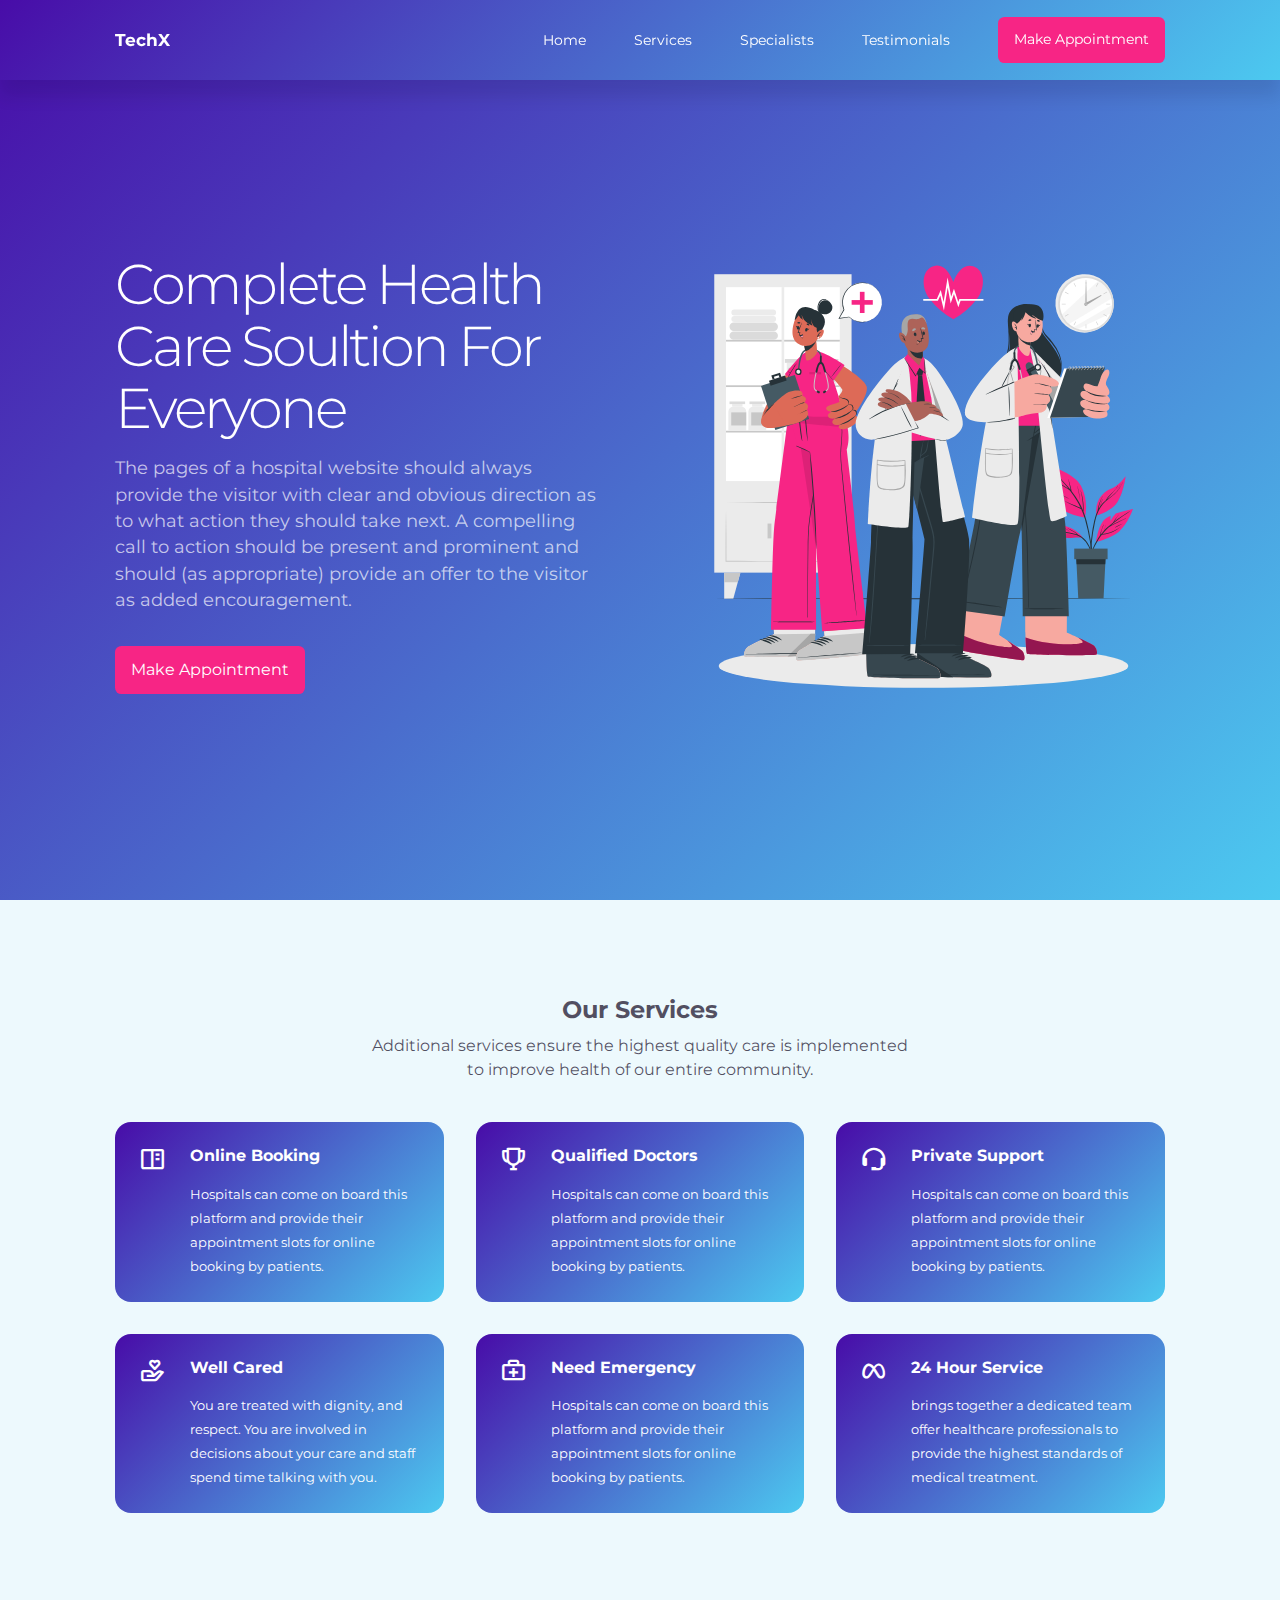
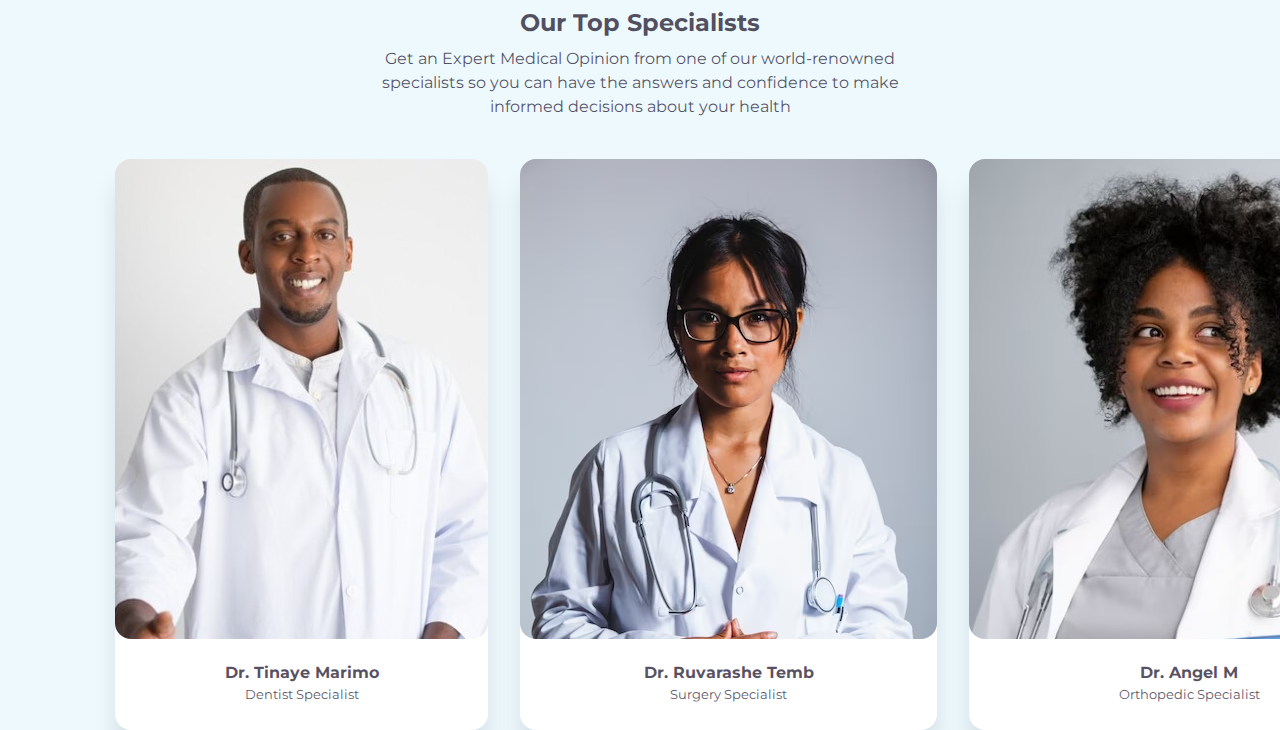
<file: Responsive Hospital Temp Design Web/index.html>
<!DOCTYPE html>
<html lang="en">
<head>
    <meta charset="UTF-8">
    <meta http-equiv="X-UA-Compatible" content="IE=edge">
    <meta name="viewport" content="width=device-width, initial-scale=1.0">
    <title>Hospital Sample web</title>
    <!-- MINIFIED CSS -->
    <link rel="stylesheet" href="./css/style.min.css">
    <!-- BOXICONS CDN -->
    <link href='https://unpkg.com/boxicons@2.1.4/css/boxicons.min.css' rel='stylesheet'>
</head>
<body>
  <nav>
    <div class="container">
      <a href="h3" class="nav_logo"><h3>TechX</h3></a>

      <ul id="nav__items">
          <li><a href="#">Home</a></li>
          <li><a href="#services">Services</a></li>
          <li><a href="#specialists">Specialists</a></li>
          <li><a href="#testimonials">Testimonials</a></li>
          <li><a href="#appointment" class="btn">Make Appointment</a></li>
      </ul>  

      <button id="open__nav-btn"><i class='bx bx-menu'></i></button>
      <button id="close__nav-btn"><i class='bx bx-x' ></i></button>
    </div>
  </nav>
  <!--========================= END OF NAV ===========================-->







<header>
  <div class="container">
    <div class="header__content">
        <h1>Complete Health Care Soultion For Everyone</h1>
        <p>
          The pages of a hospital website should always provide the visitor with clear and
           obvious direction as to what action they should take next. A compelling call to
            action should be present and prominent and should (as appropriate) provide an 
            offer to the visitor as added encouragement.
        </p>
        <a href="#appointment" class="btn">Make Appointment</a>
    </div>
    <div class="header__image">
      <img src="./assets/header.svg" alt="header Image">
    </div>
  </div>
</header>
<!--========================= END OF HEADER ===========================-->





<section id="services">
  <h2>Our Services</h2>
  <p>
    Additional services ensure the highest quality care is implemented to 
    improve health of our entire community. 
  </p>

   <div class="container">
    <article>
      <i class='bx bx-book-content'></i>
      <div>
         <h4>Online Booking</h4>
         <small>Hospitals can come on board this platform and provide their 
          appointment slots for online booking by patients. </small>
      </div>
    </article>
    <article>
      <i class='bx bx-trophy'></i>
      <div>
         <h4>Qualified Doctors</h4>
         <small>Hospitals can come on board this platform and provide their 
          appointment slots for online booking by patients. </small>
      </div>
    </article>
    <article>
      <i class='bx bx-support'></i>
      <div>
         <h4>Private Support</h4>
         <small>Hospitals can come on board this platform and provide their 
          appointment slots for online booking by patients. </small>
      </div>
    </article>
    <article>
      <i class='bx bx-donate-heart'></i>
      <div>
         <h4>Well Cared</h4>
         <small>You are treated with dignity, and respect.
          You are involved in decisions about your care and staff spend time talking with you. </small>
      </div>
    </article>
    <article>
      <i class='bx bx-first-aid' ></i>
      <div>
         <h4>Need Emergency</h4>
         <small>Hospitals can come on board this platform and provide their 
          appointment slots for online booking by patients. </small>
      </div>
    </article>
    <article>
      <i class='bx bxl-meta' ></i>
      <div>
         <h4>24 Hour Service</h4>
         <small> brings together a dedicated team offer
           healthcare professionals to provide the highest standards of medical treatment.</small>
      </div>
    </article>
   </div>
</section>
<!--========================= END OF SERVICES ===========================-->






<section id="specialists">
  <h2>Our Top Specialists</h2>
  <p>Get an Expert Medical Opinion from one of our 
    world-renowned specialists so you can have the 
    answers and confidence to make informed decisions about your health</p>
    <div class="container">
      <article>
        <div class="specialist__image">
            <img src="./assets/specialist1.jpg" alt="Specialist One">
        </div>
        <div class="specialist__details">
        <h4>Dr. Tinaye Marimo</h4>
        <small>Dentist Specialist</small>
      </div>
        <div class="specialist__socials">
          <a href="https://linkedin.com" target="_blank"><i class='bx bxl-linkedin'></i></a></a>
          <a href="https://twitter.com" target="_blank"><i class='bx bxl-twitter'></i></a></a>
          <a href="https://facebook.com" target="_blank"><i class='bx bxl-facebook'></i></a></a>
          <a href="https://instagram.com" target="_blank"><i class='bx bxl-instagram'></i></a></a>
        </div>
        <a href="https://api.whatsapp.com/send?phone=263779601652" class="specialist__whatsapp" target="_blank"><i class='bx bxl-whatsapp' ></i></a>
       </article>

       <article>
        <div class="specialist__image">
            <img src="./assets/specialist2.jpg" alt="specialist two">
        </div>
        <div class="specialist__details">
        <h4>Dr. Ruvarashe Temb</h4>
        <small>Surgery Specialist</small>
      </div>
        <div class="specialist__socials">
          <a href="https://linkedin.com" target="_blank"><i class='bx bxl-linkedin'></i></a></a>
          <a href="https://twitter.com" target="_blank"><i class='bx bxl-twitter'></i></a></a>
          <a href="https://facebook.com" target="_blank"><i class='bx bxl-facebook'></i></a></a>
          <a href="https://instagram.com" target="_blank"><i class='bx bxl-instagram'></i></a></a>
        </div>
        <a href="https://api.whatsapp.com/send?phone=263779601652" class="specialist__whatsapp" target="_blank"><i class='bx bxl-whatsapp' ></i></a>
       </article>

       <article>
        <div class="specialist__image">
            <img src="./assets/specialist3.jpg" alt="specialist three">
        </div>
        <div class="specialist__details">
        <h4>Dr. Angel M</h4>
        <small>Orthopedic Specialist</small>
      </div>
        <div class="specialist__socials">
          <a href="https://linkedin.com" target="_blank"><i class='bx bxl-linkedin'></i></a></a>
          <a href="https://twitter.com" target="_blank"><i class='bx bxl-twitter'></i></a></a>
          <a href="https://facebook.com" target="_blank"><i class='bx bxl-facebook'></i></a></a>
          <a href="https://instagram.com" target="_blank"><i class='bx bxl-instagram'></i></a></a>
        </div>
        <a href="https://api.whatsapp.com/send?phone=263779601652" class="specialist__whatsapp" target="_blank"> <i class='bx bxl-whatsapp' ></i></a>
       </article>

      



    <script src="./main.js "></script>
</body>
</html>
</file>
<file: Responsive Hospital Temp Design Web/css/style.min.css>
@import"https://fonts.googleapis.com/css2?family=Montserrat:wght@300;400;500;600;700&display=swap";*{margin:0;padding:0;border:0;outline:0;list-style:none;text-decoration:none;box-sizing:border-box}html{scroll-behavior:smooth}body{font-family:"Montserrat",san-serif;line-height:1.5;color:rgba(12,3,27,.7);background:rgba(76,201,240,.1);-webkit-user-select:none;-moz-user-select:none;user-select:none}.container{width:82%;margin:0 auto}img{display:block width 100%}h1,h2,h3,h4,h5{line-height:1.2}section{margin-top:6rem}section>h2{text-align:center}section>p{text-align:center;width:42%;margin:.6rem auto 2.5rem}.btn{display:inline-block;width:-moz-fit-content;width:fit-content;padding:.75rem 1rem;border-radius:.4rem;background:#f72585;color:#fff;cursor:pointer;transition:all 400ms ease}.btn:hover{background:#f84c9b;box-shadow:0 1rem 1.6rem rgba(12,3,27,.15)}.btn.primary{display:inline-block;width:-moz-fit-content;width:fit-content;padding:.75rem 1rem;border-radius:.4rem;background:#480ca8;color:#fff;cursor:pointer;transition:all 400ms ease}.btn.primary:hover{background:#580fce;box-shadow:0 1rem 1.6rem rgba(12,3,27,.15)}@media screen and (max-width: 1024px){.container{width:90%}section>p{width:55%}}@media screen and (max-width: 600px){section>p{width:90%}}nav{width:100vw;height:5rem;position:fixed;z-index:10;display:grid;place-items:center;background:linear-gradient(135deg, #480ca8, #4cc9f0);color:#fff;box-shadow:0 1rem 1rem rgba(12,3,27,.1)}nav h1,nav h2,nav h3,nav h4,nav h5{color:#fff}nav .container{display:flex;justify-content:space-between;align-items:center}nav .container ul{display:flex;gap:3rem;align-items:center}nav .container button{display:none}nav .container a{color:#fff;font-weight:400;font-size:.9rem}nav .container .nav__logo h3{color:#fff}@media screen and (max-width: 1024px){nav .container button{display:inline-block;background:rgba(0,0,0,0);color:#fff;font-size:2rem;cursor:pointer}nav .container button#close__nav-btn{display:none}nav .container ul{position:fixed;right:5%;top:5rem;flex-direction:column;align-items:flex-start;gap:0;display:none;perspective:300px}nav .container ul li{width:100%;opacity:0;animation:flipNavItem 300ms ease forwards;transform-origin:top}nav .container ul li:nth-child(2){animation-delay:200ms}nav .container ul li:nth-child(3){animation-delay:400ms}nav .container ul li:nth-child(4){animation-delay:600ms}nav .container ul li:nth-child(5){animation-delay:800ms}@keyframes flipNavItem{0%{transform:rotateX(90deg)}100%{transform:rotateX(0deg);opacity:1}}nav .container ul li a{color:#fff;height:100%;display:block;padding:1.5rem 2rem;border-radius:0;background:linear-gradient(#4cc9f0, #14b8eb)}nav .container ul li a.btn{background:#f72585}}header{background:linear-gradient(135deg, #480ca8, #4cc9f0);color:#fff;height:100vh;display:grid;place-items:center;overflow:hidden}header h1,header h2,header h3,header h4,header h5{color:#fff}header .container{margin-top:3rem;display:grid;grid-template-columns:46% 46%;gap:8%;align-items:center;justify-content:space-between}header .container .header__content h1{font-size:3.5rem;line-height:1.1;letter-spacing:-3px;font-weight:300}header .container .header__content p{margin:1rem 0 2rem;color:rgba(255,255,255,.7);font-size:1.1rem}@media screen and (max-width: 1024px){header{height:60vh}header .container{gap:1rem}header .container .header__content h1{font-size:2.2rem}}@media screen and (max-width: 600px){header{height:100vh;padding-top:3rem}header .container{grid-template-columns:1fr;text-align:center}header .container .header__content{margin:.8rem 0 1.5rem;line-height:1.4}}#services .container{display:grid;grid-template-columns:repeat(3, 1fr);gap:2rem}#services .container article{background:linear-gradient(135deg, #480ca8, #4cc9f0);color:#fff;padding:1.5rem;border-radius:1rem;display:flex;gap:1.5rem;height:-moz-fit-content;height:fit-content;transition:all 400ms ease}#services .container article h1,#services .container article h2,#services .container article h3,#services .container article h4,#services .container article h5{color:#fff}#services .container article:hover{margin-top:-0.5rem}#services .container article i{font-size:1.7rem}#services .container article div h4{margin-bottom:1rem}@media screen and (max-width: 1024px){#services .container{gap:1rem;grid-template-columns:1fr 1fr}#services .container article{padding:1.2rem;gap:.8rem}#services .container article:hover{margin:0}}@media screen and (max-width: 600px){#services .container{grid-template-columns:1fr}#services .container article div{margin-bottom:.8rem}}#specialists .container{width:-68%;display:grid;grid-template-columns:repeat(4, 1fr);gap:2rem}#specialists .container article{background:#fff;border-radius:1rem;box-shadow:0 1.5rem 1.5rem rgba(12,3,27,.1);position:relative;transition:all 700ms ease}#specialists .container article:hover{box-shadow:none}#specialists .container article:hover .specialist__image::before{left:0;border-radius:1rem}#specialists .container article:hover .specialist__socials,#specialists .container article:hover .specialist__whatsapp{opacity:1;visibility:visible}#specialists .container article .specialist__image{height:30rem;position:relative;border-radius:1rem;overflow:hidden}#specialists .container article .specialist__image::before{content:"";display:block;width:100%;height:100%;position:absolute;top:0;left:-100%;background:linear-gradient(135deg, rgba(72, 12, 168, 0.8), rgba(76, 201, 240, 0.8));border-radius:50%;transition:all 1s ease}#specialists .container article .specialist__details{margin:1.5rem 0;text-align:center}#specialists .container article .specialist__socials{position:absolute;top:1.2rem;right:1.2rem;display:flex;flex-direction:column;gap:1rem;opacity:0;visibility:hidden;transition:all 1s 400ms ease}#specialists .container article .specialist__socials a{background:#fff;color:#480ca8;padding:.4rem;display:flex;font-size:.8rem;border-radius:50%;transition:all 400ms ease}#specialists .container article .specialist__socials a:hover{background:#480ca8;color:#fff}#specialists .container article .specialist__whatsapp{background:#54eb72;color:#fff;position:absolute;left:50%;transform:translateX(-50);bottom:30%;padding:1rem;border-radius:50%;display:flex;opacity:0;visibility:hidden;transition:all 1s 400ms ease}@media screen and (max-width: 1024px){#specialists .container{grid-template-columns:max-content}}@media screen and (max-width: 600px){#specialists .container{grid-template-columns:max-content}}/*# sourceMappingURL=style.min.css.map */
</file>
